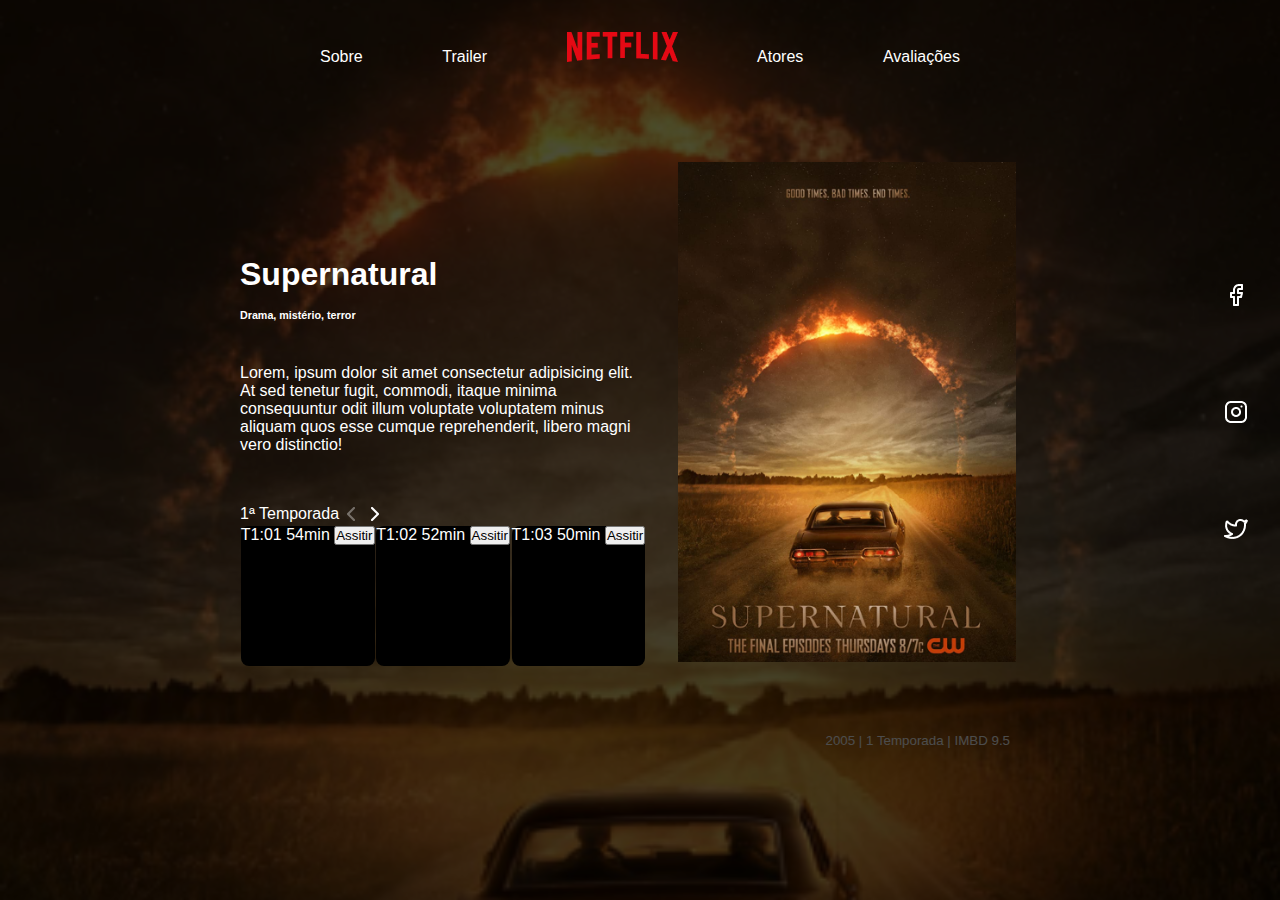
<file: index.html>
<!DOCTYPE html>
<html lang="pt-br">
<head>
    <meta charset="UTF-8">
    <meta name="viewport" content="width=device-width, initial-scale=1.0">
    <title>Página do NETFLIX - Exercício M2S04</title>
    <link rel="stylesheet" href="styles.css">
</head>
<body>
    <div class="container"> 
        <div class="menu">
            <ul>
                <li><a href="/nopage.html" target="_blank">Sobre</a></li>
                <li><a href="/nopage.html" target="_blank">Trailer</a></li>
                <li><a href="https://www.netflix.com/" target="_blank">
                    <img alt="Netflix logo" src="./image/netflix_logo.png"></a></li>
                <li><a href="/nopage.html" target="_blank">Atores</a></li>
                <li><a href="/nopage.html" target="_blank">Avaliações</a></li>
            </ul>
        </div>
        <div class="content">
            <div class="info">
                <div>
                    <h1>Supernatural</h1>
                    <h6>Drama, mistério, terror</h6>
                    <span>Lorem, ipsum dolor sit amet consectetur adipisicing elit. At sed tenetur fugit, commodi, itaque minima consequuntur odit illum voluptate voluptatem minus aliquam quos esse cumque reprehenderit, libero magni vero distinctio!</span>
                </div>
                <div class="temporadas">
                    <span>1ª Temporada</span>
                    <img src="./image/chevron-left.png">
                    <img src="./image/chevron-right.png">
                </div>
                <div id="divepisodios" class="episodios">
                    
                </div>
            </div>
            <div class="image"><img style="height: 500px;" src="./image/poster.png" alt="Poster do filme"></div>
            <div class="social">
                <a href="https://www.facebook.com/netflixbrasil/" target="_blank">
                    <img src="./image/facebook.png" alt="Link para o Facebook da Netflix">
                </a>
                <a href="https://www.instagram.com/netflixbrasil/" target="_blank">
                    <img src="./image/instagram.png" alt="">
                </a>
                <a href="https://x.com/NetflixBrasil" target="_blank">
                    <img src="./image/twitter.png" alt="">
                </a>
            </div>
        </div>
        <div class="footer">2005 | 1 Temporada | IMBD 9.5</div>
        <div class="overlay"></div>
    </div>
    <script src="script.js"></script>
</body>
</html>
</file>
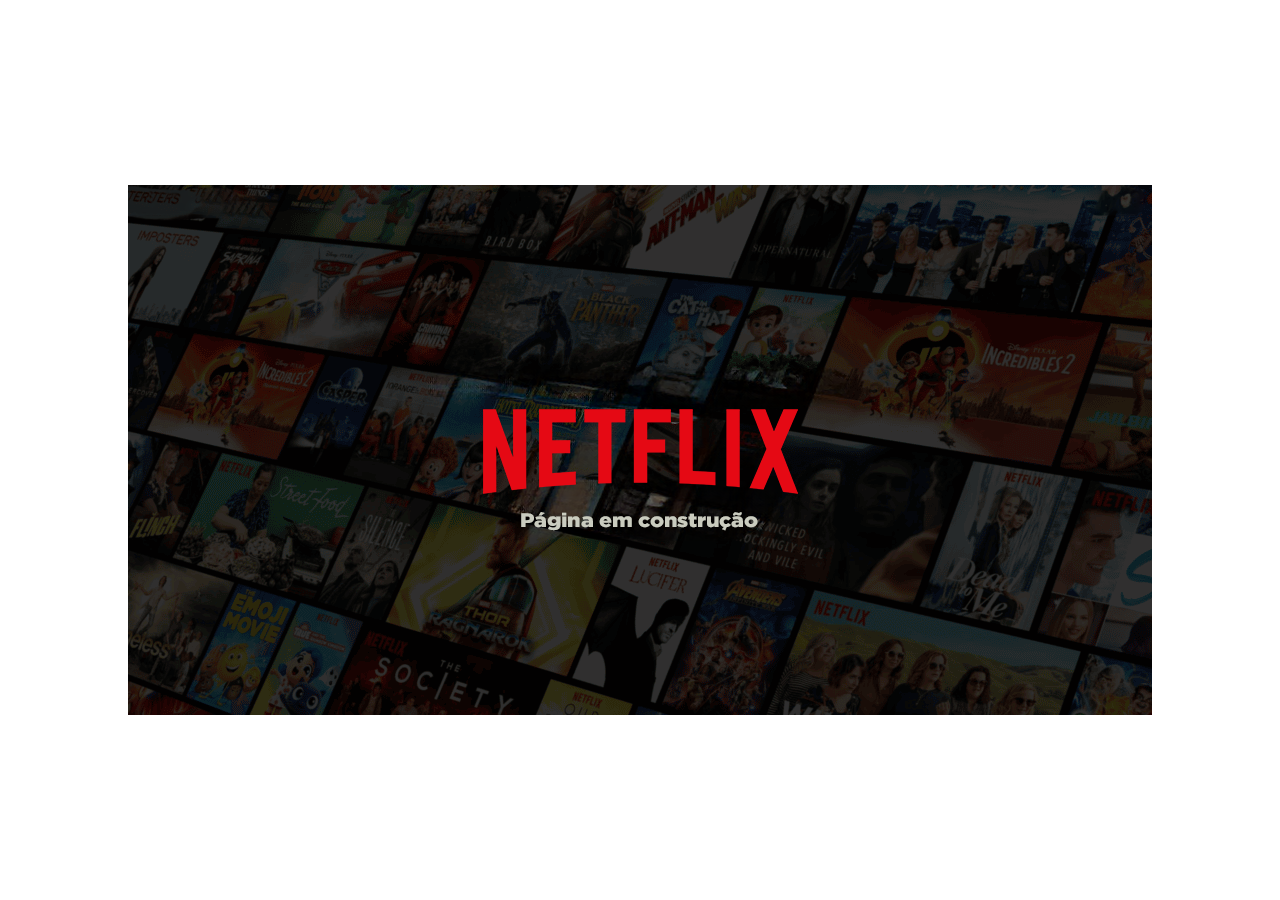
<file: nopage.html>
<!DOCTYPE html>
<html lang="pt-br">
<head>
    <meta charset="UTF-8">
    <meta name="viewport" content="width=device-width, initial-scale=1.0">
    <title>Página em construção</title>
    <style>
        body {
            display: flex;
            justify-content: center;
            align-items: center;
            height: 100vh;
            margin: 0;
        }
        img {
            max-width: 100%;
            height: auto;
        }
    </style>
</head>
<body>
    <img src="/image/noPage.png" alt="">
    
</body>
</html>
</file>
<file: styles.css>
* {
    margin: 0;
    padding: 0;
    color: white;
    font-family: 'Inter', sans-serif;
}
.overlay {
    position: absolute;
    top: 0;
    left: 0;
    width: 100%;
    height: 100%;
    background-color: rgba(0, 0, 0, 0.7); 
    z-index: 1;
}
.container {
    position: relative;
    display: flex;
    flex-direction: column;
    margin: 0 auto;
    background-image: url(./image/poster.png);
    background-size: cover;
    background-position: center;
    background-attachment: fixed;
    min-height: 100vh;
    z-index: 0;
}
.menu {
    position: relative;
    z-index: 2;
}
.menu ul {
    display: flex;
    flex-direction: row;
    list-style: none;
    padding: 2em 25vw;
    justify-content: space-between;
    align-items: flex-end;
    z-index: 3;
}
.menu ul li {
    cursor: pointer;
}
.menu ul li a {
    text-decoration: none; /* Remove underline */
    color: inherit; /* Inherit color from parent */
    cursor: pointer; /* Ensure pointer cursor is set */
}
.menu ul li a:hover {
    color: lightblue; /* Change color on hover */
}
.content {
    display: flex;
    flex-direction: row;
    width: 100%;
    padding-top: 4em;
    z-index: 3;
}
.info {
    display: flex;
    flex-direction: column;
    max-width: 450px;
    justify-content: flex-end;
    padding: 0em 2em 0em 15em;
    align-items: flex-start;
}
.image {
    padding-right: 11em;
}
.image img {
    height: 200px;
}
h1 {
    padding-bottom: 0.5em;
}
h6 {
    padding-bottom: 4em;
}
.temporadas {
    padding-top: 3em;
    display: flex;
    flex-direction: row;
    align-items: center;
}
.social {
    display: flex;
    flex-direction: column;
}
.footer {
    display: flex;
    font-size: smaller;
    align-items: flex-end;
    flex-direction: row-reverse;
    padding: 5em 30vh 5em 5em;
}
.social {
    display: flex;
    flex-direction: column;
    padding: 2em 2em;
    justify-content: space-evenly;
}
.testando {
    z-index: 3;
}
.episodios {
    display: flex;
    width: 100%;
    height: 140px;
    flex-direction: row;
    justify-content: space-around;
}
.telas {
    width: 140px;
    padding: 2px;
}
.cardEpisodio {
    width: 240;
    height: 140;
    background-color: rgb(0, 0, 0);
    border-radius: 8px;
}
button {
    color: black;
}
</file>
